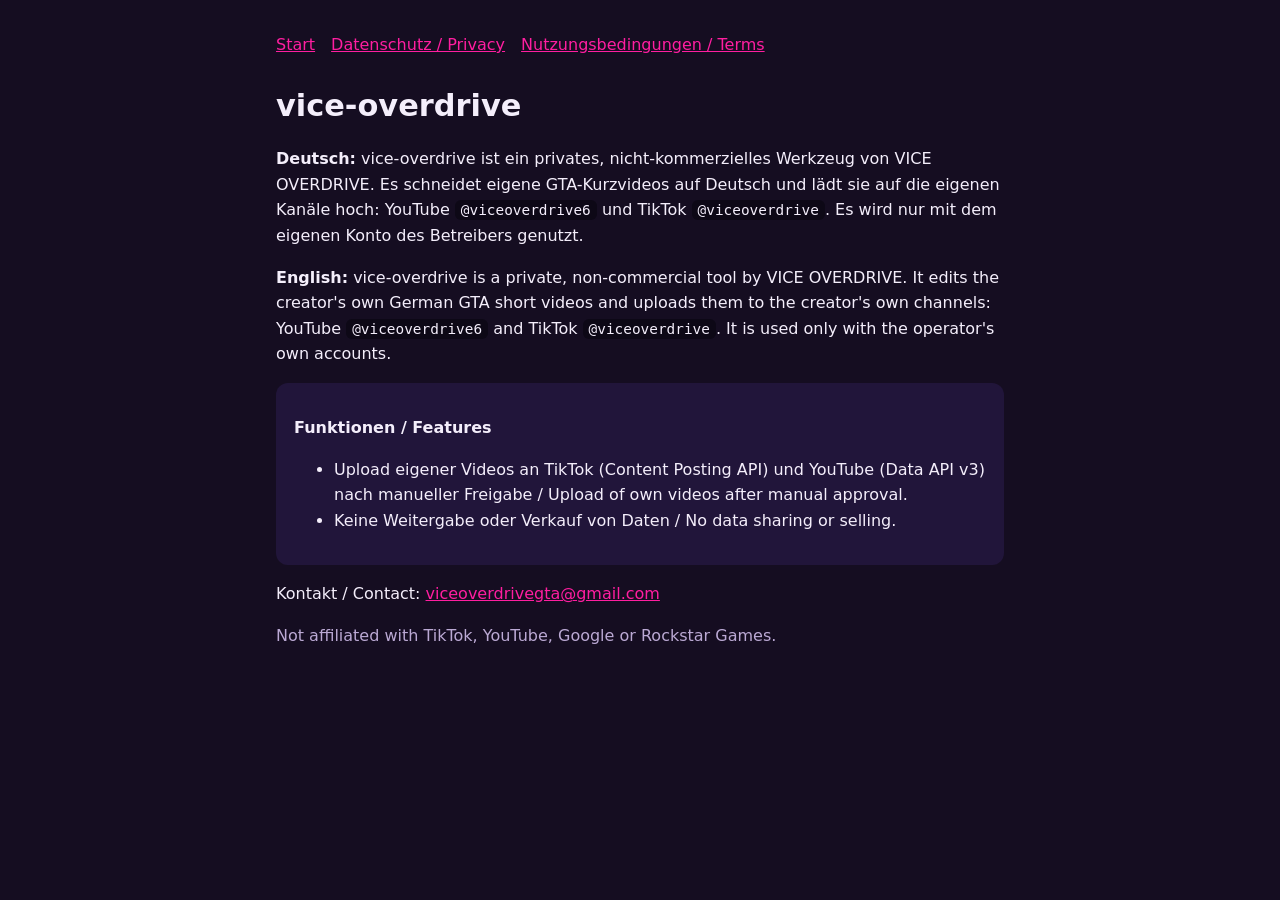
<file: site/index.html>
<!doctype html><html lang="de"><head><meta charset="utf-8"><meta name="viewport" content="width=device-width,initial-scale=1">
<title>vice-overdrive</title><link rel="stylesheet" href="style.css"></head><body><main>
<nav><a href="index.html">Start</a><a href="privacy.html">Datenschutz / Privacy</a><a href="terms.html">Nutzungsbedingungen / Terms</a></nav>
<h1>vice-overdrive</h1>
<p><strong>Deutsch:</strong> vice-overdrive ist ein privates, nicht-kommerzielles Werkzeug von VICE OVERDRIVE. Es schneidet eigene GTA-Kurzvideos auf Deutsch und lädt sie auf die eigenen Kanäle hoch: YouTube <code>@viceoverdrive6</code> und TikTok <code>@viceoverdrive</code>. Es wird nur mit dem eigenen Konto des Betreibers genutzt.</p>
<p><strong>English:</strong> vice-overdrive is a private, non-commercial tool by VICE OVERDRIVE. It edits the creator's own German GTA short videos and uploads them to the creator's own channels: YouTube <code>@viceoverdrive6</code> and TikTok <code>@viceoverdrive</code>. It is used only with the operator's own accounts.</p>
<div class="card"><p><strong>Funktionen / Features</strong></p><ul>
<li>Upload eigener Videos an TikTok (Content Posting API) und YouTube (Data API v3) nach manueller Freigabe / Upload of own videos after manual approval.</li>
<li>Keine Weitergabe oder Verkauf von Daten / No data sharing or selling.</li></ul></div>
<p>Kontakt / Contact: <a href="mailto:viceoverdrivegta@gmail.com">viceoverdrivegta@gmail.com</a></p>
<p class="muted">Not affiliated with TikTok, YouTube, Google or Rockstar Games.</p>
</main></body></html>
</file>
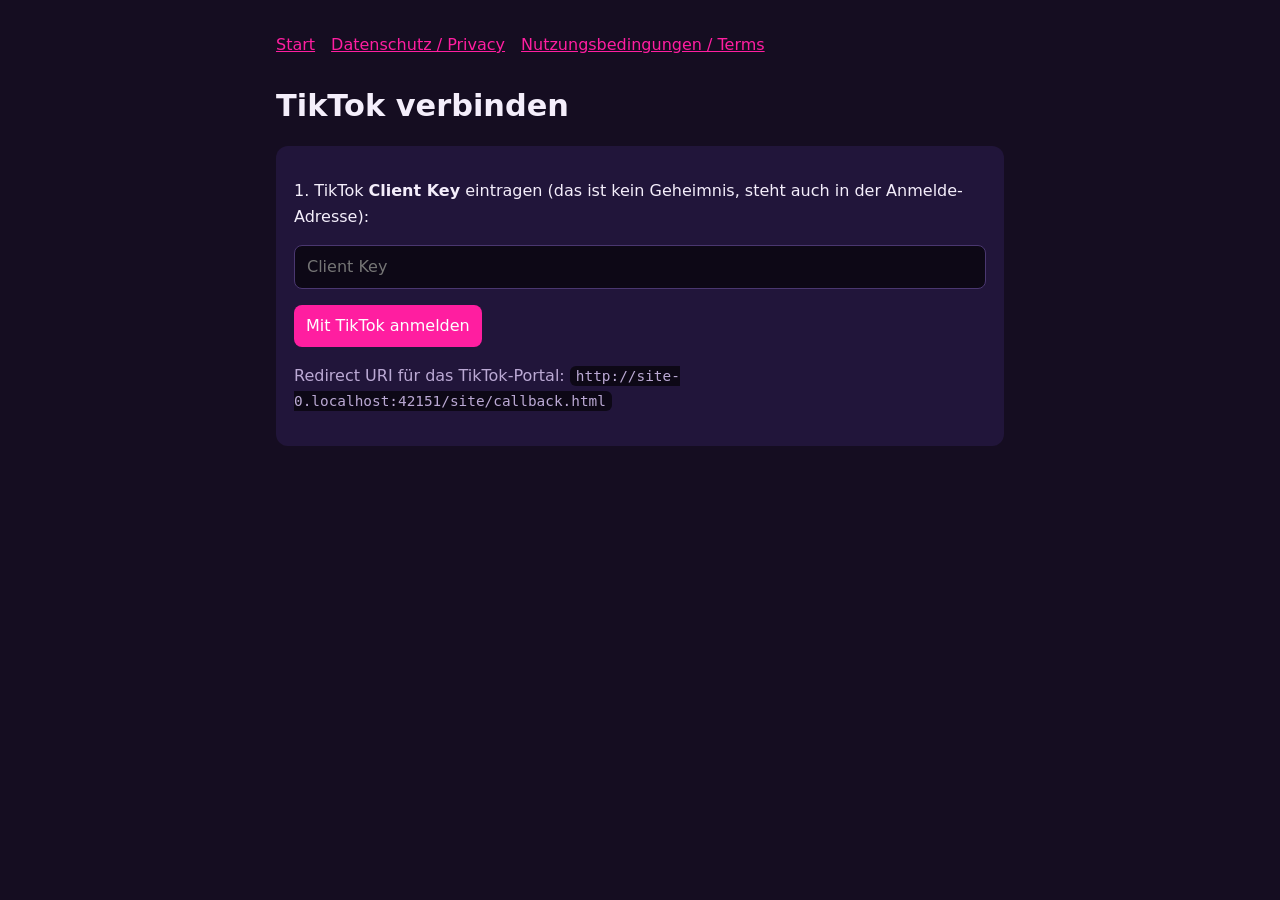
<file: site/callback.html>
<!doctype html><html lang="de"><head><meta charset="utf-8"><meta name="viewport" content="width=device-width,initial-scale=1">
<meta name="referrer" content="no-referrer">
<title>vice-overdrive Verbinden</title><link rel="stylesheet" href="style.css"></head><body><main>
<nav><a href="index.html">Start</a><a href="privacy.html">Datenschutz / Privacy</a><a href="terms.html">Nutzungsbedingungen / Terms</a></nav>
<h1>TikTok verbinden</h1>
<div id="start" class="card">
<p>1. TikTok <strong>Client Key</strong> eintragen (das ist kein Geheimnis, steht auch in der Anmelde-Adresse):</p>
<input id="ck" placeholder="Client Key" autocomplete="off"><p></p>
<button id="go">Mit TikTok anmelden</button>
<p class="muted">Redirect URI für das TikTok-Portal: <code id="ru"></code></p></div>
<div id="done" class="card" hidden>
<p>2. Anmeldung erfolgreich. Öffne auf dem Windows-PC <strong>PowerShell</strong> (Start → „PowerShell“), füge den Befehl unten ein und drücke Enter.
Er fragt nach dem <strong>Client Secret</strong> (nur dort eingeben, nie im Chat) und zeigt dir den Refresh-Token.
Den trägst du bei GitHub als Secret <code>TIKTOK_REFRESH_TOKEN</code> ein. Der Code ist nur wenige Minuten gültig.</p>
<pre id="ps"></pre><button id="copy">Befehl kopieren</button></div>
<div id="err" class="card" hidden></div>
<script>
const redirect = location.origin + location.pathname;
document.getElementById('ru').textContent = redirect;
const q = new URLSearchParams(location.search);
if (q.get('error')) { const e=document.getElementById('err'); e.hidden=false; e.textContent='Fehler von TikTok: '+q.get('error')+' '+(q.get('error_description')||''); }
if (q.get('code')) {
  document.getElementById('start').hidden = true;
  document.getElementById('done').hidden = false;
  const ck = (q.get('state')||'').split('.')[0];
  const ps = `$s = Read-Host "TikTok Client Secret"; $r = Invoke-RestMethod -Method Post -Uri "https://open.tiktokapis.com/v2/oauth/token/" -ContentType "application/x-www-form-urlencoded" -Body @{client_key="${ck}"; client_secret=$s; code="${q.get('code')}"; grant_type="authorization_code"; redirect_uri="${redirect}"}; if ($r.refresh_token) { "Scope: " + $r.scope; "TIKTOK_REFRESH_TOKEN:"; $r.refresh_token } else { $r | ConvertTo-Json }`;
  document.getElementById('ps').textContent = ps;
  document.getElementById('copy').onclick = () => navigator.clipboard.writeText(ps);
  history.replaceState(null, '', location.pathname);
}
document.getElementById('go').onclick = () => {
  const ck = document.getElementById('ck').value.trim(); if (!ck) return;
  const state = ck + '.' + crypto.getRandomValues(new Uint32Array(2)).join('');
  const u = new URL('https://www.tiktok.com/v2/auth/authorize/');
  u.search = new URLSearchParams({client_key: ck, scope: 'user.info.basic,video.upload,video.publish',
    response_type: 'code', redirect_uri: redirect, state}).toString();
  location.href = u.toString();
};
</script>
</main></body></html>
</file>
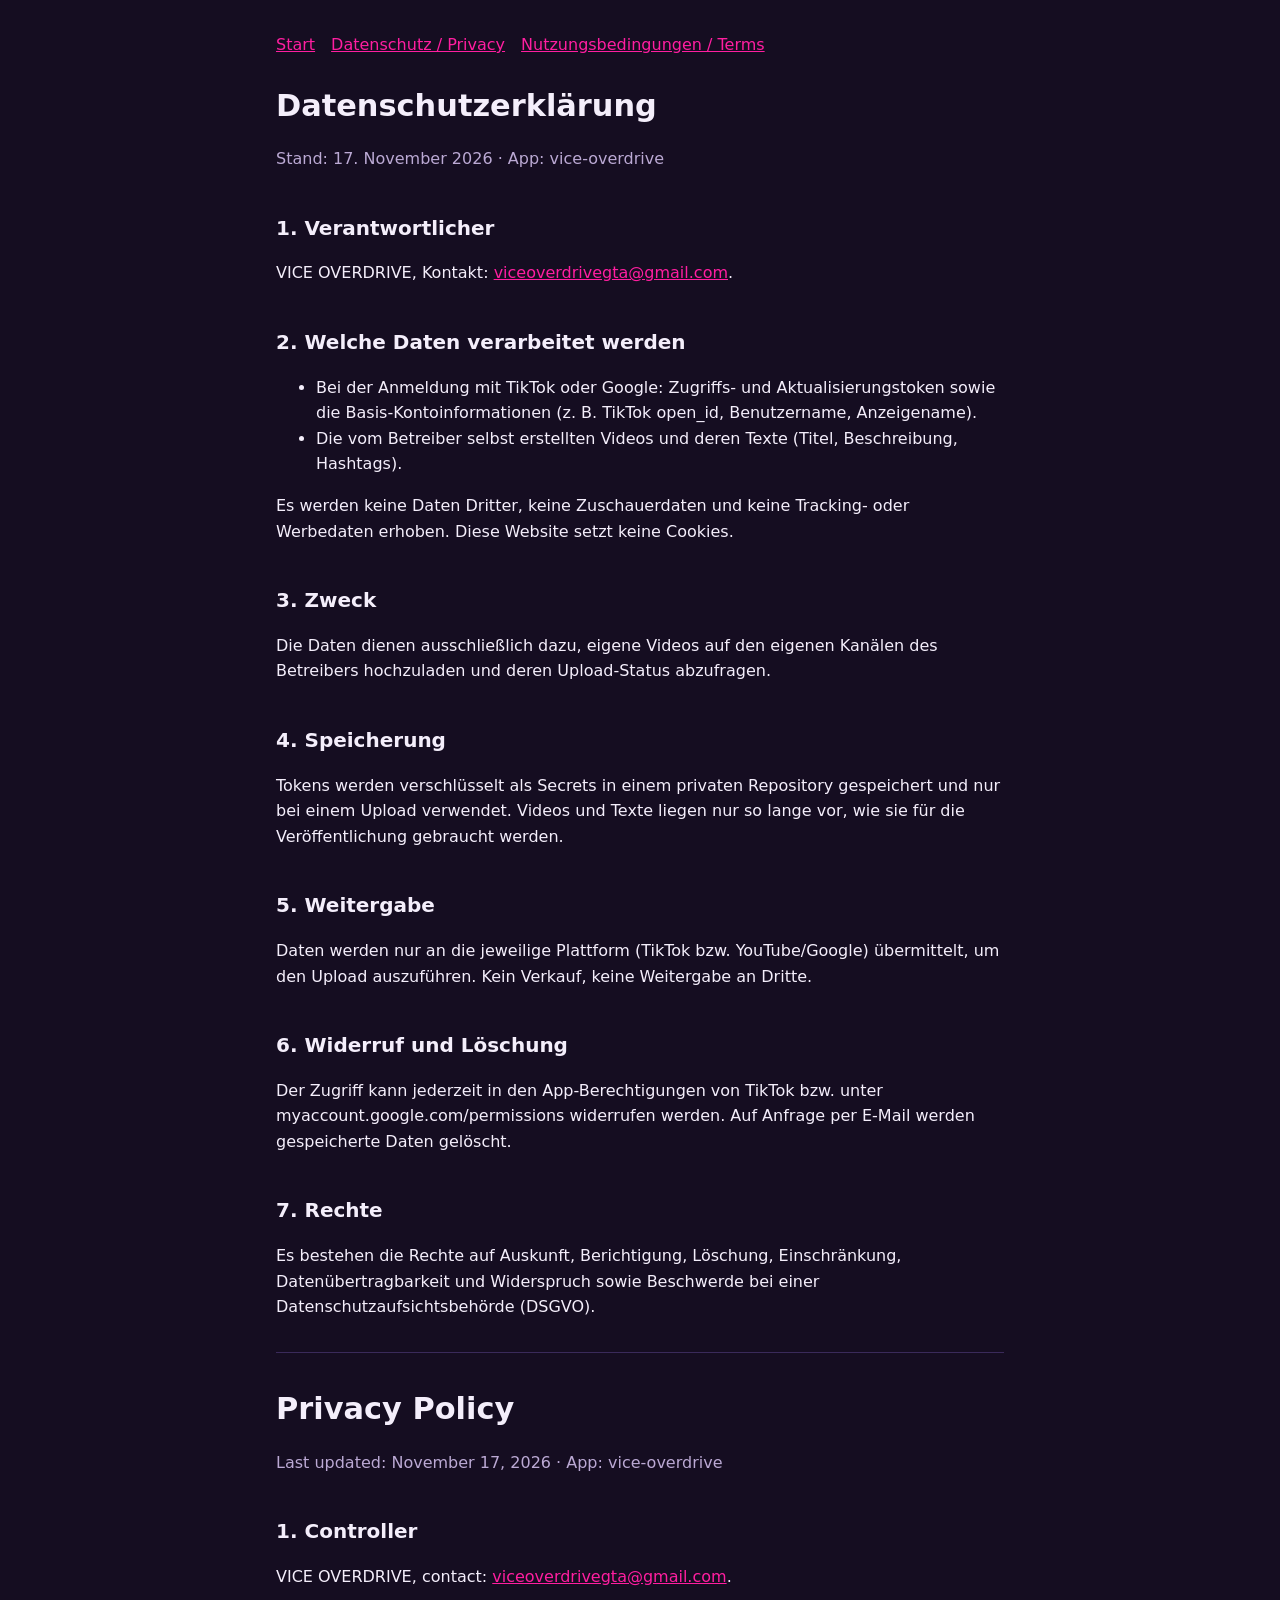
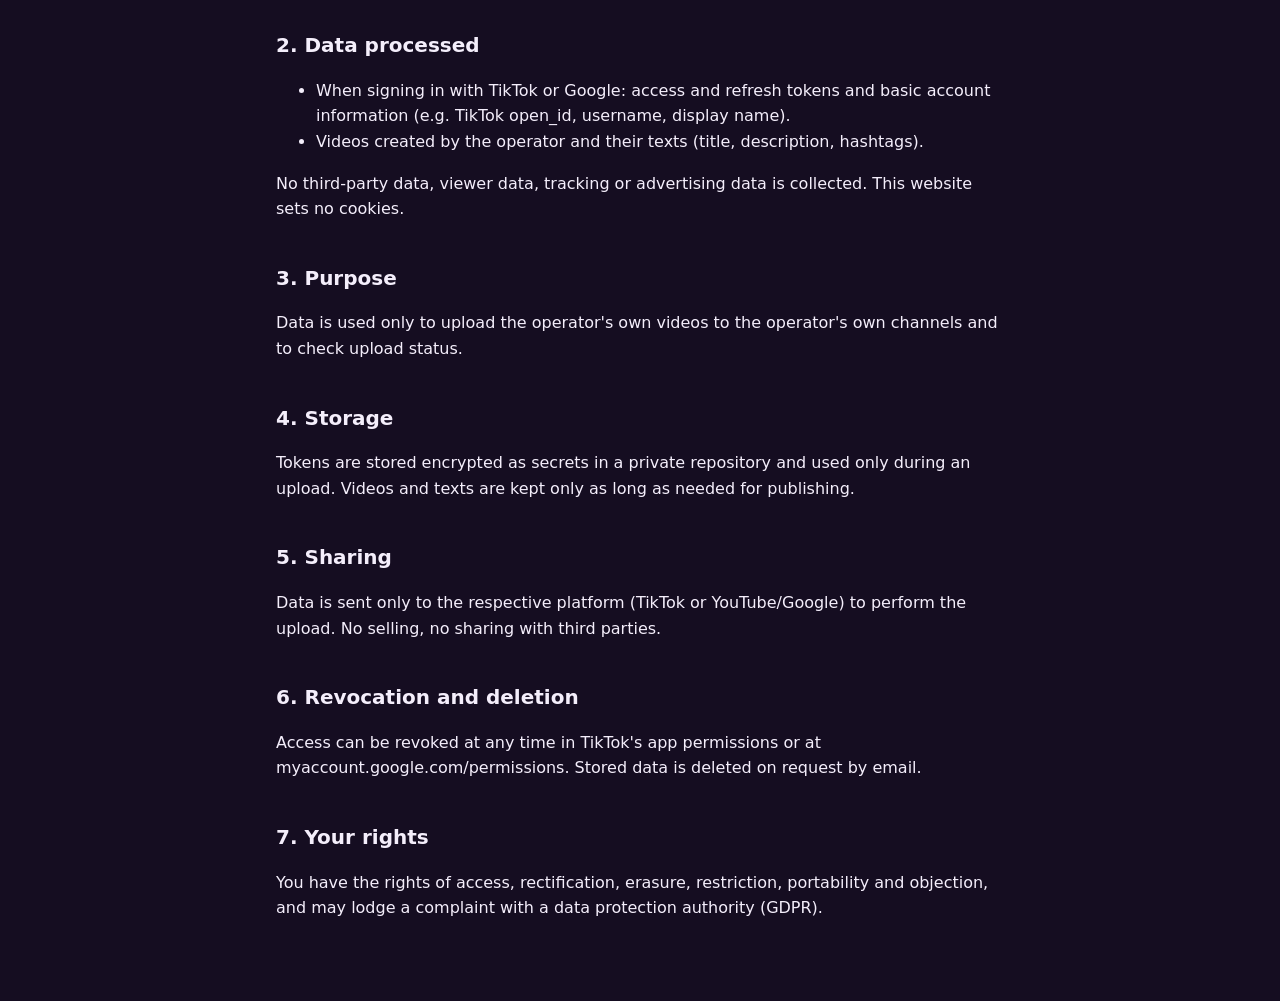
<file: site/privacy.html>
<!doctype html><html lang="de"><head><meta charset="utf-8"><meta name="viewport" content="width=device-width,initial-scale=1">
<title>vice-overdrive Datenschutz</title><link rel="stylesheet" href="style.css"></head><body><main>
<nav><a href="index.html">Start</a><a href="privacy.html">Datenschutz / Privacy</a><a href="terms.html">Nutzungsbedingungen / Terms</a></nav>
<h1>Datenschutzerklärung</h1><p class="muted">Stand: 17. November 2026 · App: vice-overdrive</p>
<h2>1. Verantwortlicher</h2><p>VICE OVERDRIVE, Kontakt: <a href="mailto:viceoverdrivegta@gmail.com">viceoverdrivegta@gmail.com</a>.</p>
<h2>2. Welche Daten verarbeitet werden</h2><ul>
<li>Bei der Anmeldung mit TikTok oder Google: Zugriffs- und Aktualisierungstoken sowie die Basis-Kontoinformationen (z. B. TikTok open_id, Benutzername, Anzeigename).</li>
<li>Die vom Betreiber selbst erstellten Videos und deren Texte (Titel, Beschreibung, Hashtags).</li></ul>
<p>Es werden keine Daten Dritter, keine Zuschauerdaten und keine Tracking- oder Werbedaten erhoben. Diese Website setzt keine Cookies.</p>
<h2>3. Zweck</h2><p>Die Daten dienen ausschließlich dazu, eigene Videos auf den eigenen Kanälen des Betreibers hochzuladen und deren Upload-Status abzufragen.</p>
<h2>4. Speicherung</h2><p>Tokens werden verschlüsselt als Secrets in einem privaten Repository gespeichert und nur bei einem Upload verwendet. Videos und Texte liegen nur so lange vor, wie sie für die Veröffentlichung gebraucht werden.</p>
<h2>5. Weitergabe</h2><p>Daten werden nur an die jeweilige Plattform (TikTok bzw. YouTube/Google) übermittelt, um den Upload auszuführen. Kein Verkauf, keine Weitergabe an Dritte.</p>
<h2>6. Widerruf und Löschung</h2><p>Der Zugriff kann jederzeit in den App-Berechtigungen von TikTok bzw. unter myaccount.google.com/permissions widerrufen werden. Auf Anfrage per E-Mail werden gespeicherte Daten gelöscht.</p>
<h2>7. Rechte</h2><p>Es bestehen die Rechte auf Auskunft, Berichtigung, Löschung, Einschränkung, Datenübertragbarkeit und Widerspruch sowie Beschwerde bei einer Datenschutzaufsichtsbehörde (DSGVO).</p>
<hr>
<h1>Privacy Policy</h1><p class="muted">Last updated: November 17, 2026 · App: vice-overdrive</p>
<h2>1. Controller</h2><p>VICE OVERDRIVE, contact: <a href="mailto:viceoverdrivegta@gmail.com">viceoverdrivegta@gmail.com</a>.</p>
<h2>2. Data processed</h2><ul><li>When signing in with TikTok or Google: access and refresh tokens and basic account information (e.g. TikTok open_id, username, display name).</li>
<li>Videos created by the operator and their texts (title, description, hashtags).</li></ul>
<p>No third-party data, viewer data, tracking or advertising data is collected. This website sets no cookies.</p>
<h2>3. Purpose</h2><p>Data is used only to upload the operator's own videos to the operator's own channels and to check upload status.</p>
<h2>4. Storage</h2><p>Tokens are stored encrypted as secrets in a private repository and used only during an upload. Videos and texts are kept only as long as needed for publishing.</p>
<h2>5. Sharing</h2><p>Data is sent only to the respective platform (TikTok or YouTube/Google) to perform the upload. No selling, no sharing with third parties.</p>
<h2>6. Revocation and deletion</h2><p>Access can be revoked at any time in TikTok's app permissions or at myaccount.google.com/permissions. Stored data is deleted on request by email.</p>
<h2>7. Your rights</h2><p>You have the rights of access, rectification, erasure, restriction, portability and objection, and may lodge a complaint with a data protection authority (GDPR).</p>
</main></body></html>
</file>
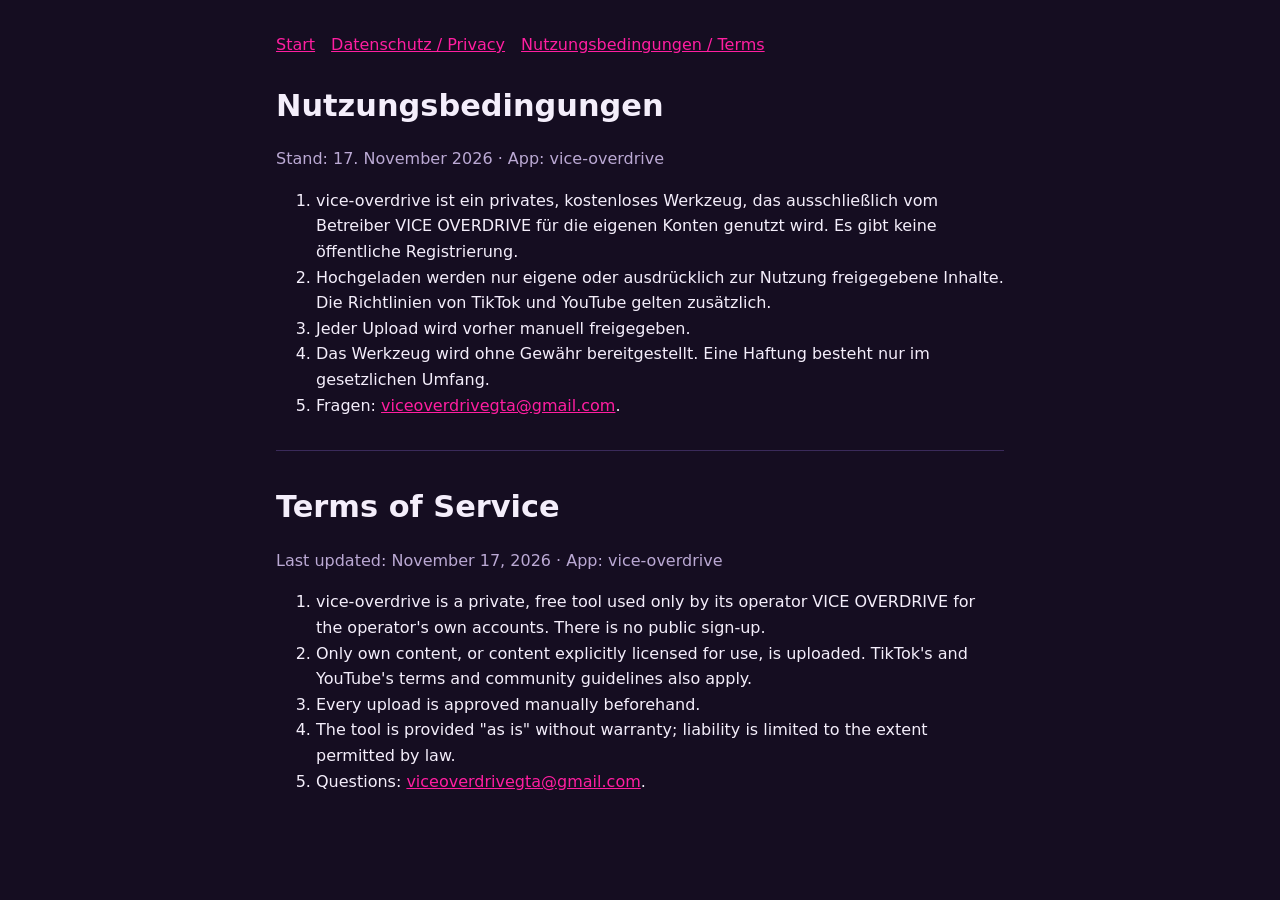
<file: site/terms.html>
<!doctype html><html lang="de"><head><meta charset="utf-8"><meta name="viewport" content="width=device-width,initial-scale=1">
<title>vice-overdrive Nutzungsbedingungen</title><link rel="stylesheet" href="style.css"></head><body><main>
<nav><a href="index.html">Start</a><a href="privacy.html">Datenschutz / Privacy</a><a href="terms.html">Nutzungsbedingungen / Terms</a></nav>
<h1>Nutzungsbedingungen</h1><p class="muted">Stand: 17. November 2026 · App: vice-overdrive</p>
<ol><li>vice-overdrive ist ein privates, kostenloses Werkzeug, das ausschließlich vom Betreiber VICE OVERDRIVE für die eigenen Konten genutzt wird. Es gibt keine öffentliche Registrierung.</li>
<li>Hochgeladen werden nur eigene oder ausdrücklich zur Nutzung freigegebene Inhalte. Die Richtlinien von TikTok und YouTube gelten zusätzlich.</li>
<li>Jeder Upload wird vorher manuell freigegeben.</li>
<li>Das Werkzeug wird ohne Gewähr bereitgestellt. Eine Haftung besteht nur im gesetzlichen Umfang.</li>
<li>Fragen: <a href="mailto:viceoverdrivegta@gmail.com">viceoverdrivegta@gmail.com</a>.</li></ol>
<hr>
<h1>Terms of Service</h1><p class="muted">Last updated: November 17, 2026 · App: vice-overdrive</p>
<ol><li>vice-overdrive is a private, free tool used only by its operator VICE OVERDRIVE for the operator's own accounts. There is no public sign-up.</li>
<li>Only own content, or content explicitly licensed for use, is uploaded. TikTok's and YouTube's terms and community guidelines also apply.</li>
<li>Every upload is approved manually beforehand.</li>
<li>The tool is provided "as is" without warranty; liability is limited to the extent permitted by law.</li>
<li>Questions: <a href="mailto:viceoverdrivegta@gmail.com">viceoverdrivegta@gmail.com</a>.</li></ol>
</main></body></html>
</file>
<file: site/style.css>
:root{--bg:#150d21;--fg:#f4eefb;--muted:#bba9d4;--accent:#ff1ea0;--card:#21153a}
*{box-sizing:border-box}body{margin:0;background:var(--bg);color:var(--fg);font:16px/1.6 system-ui,-apple-system,"Segoe UI",Roboto,sans-serif}
main{max-width:760px;margin:0 auto;padding:32px 16px 64px}h1{font-size:1.9rem;margin:.2em 0}h2{margin-top:2em;font-size:1.25rem}
a{color:var(--accent)}nav{display:flex;gap:16px;flex-wrap:wrap;margin-bottom:24px}.muted{color:var(--muted)}
.card{background:var(--card);border-radius:12px;padding:16px 18px;margin:16px 0}code,pre{background:#0d0816;border-radius:6px;padding:2px 6px;font-size:.9em}
pre{padding:12px;overflow-x:auto;white-space:pre-wrap;word-break:break-all}button,input{font:inherit;border-radius:8px;border:1px solid #4a3770;padding:8px 12px;background:#0d0816;color:var(--fg)}
button{background:var(--accent);border:0;color:#fff;cursor:pointer}input{width:100%}hr{border:0;border-top:1px solid #3a2a5a;margin:32px 0}
</file>
